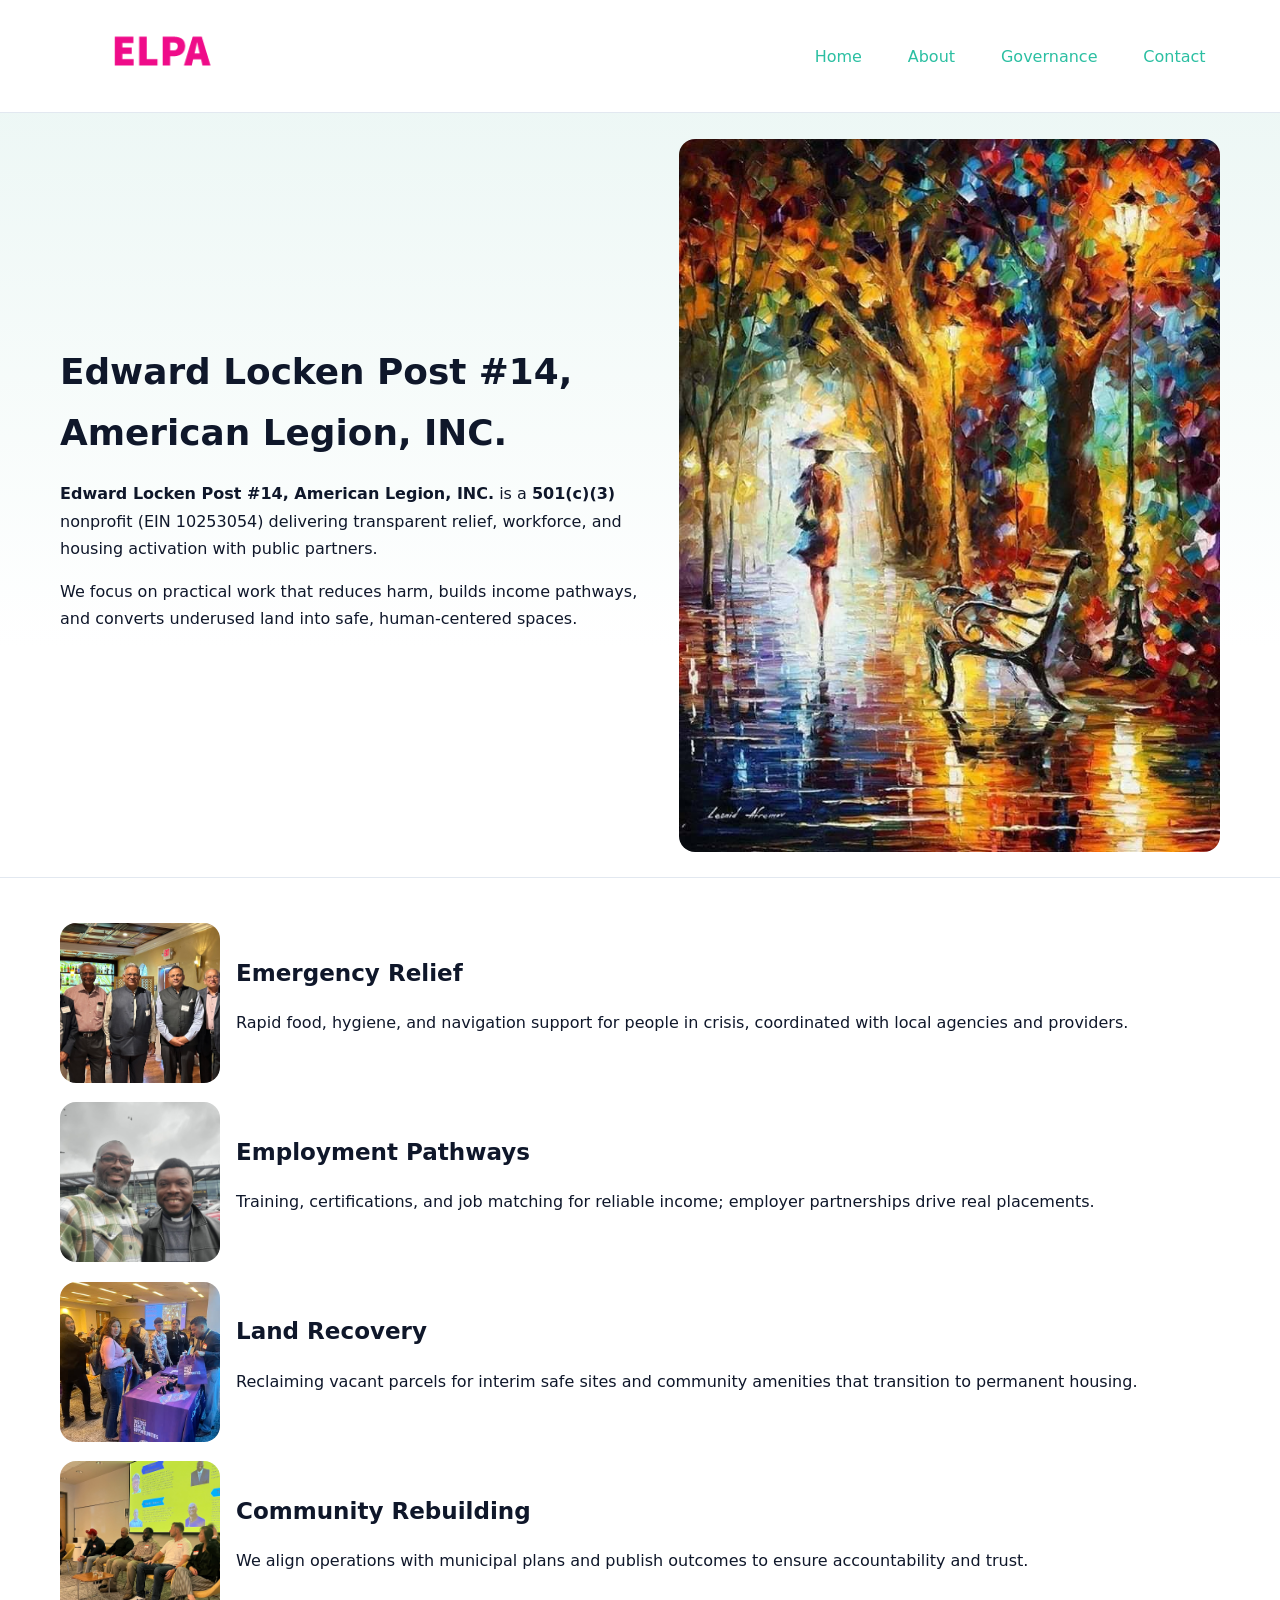
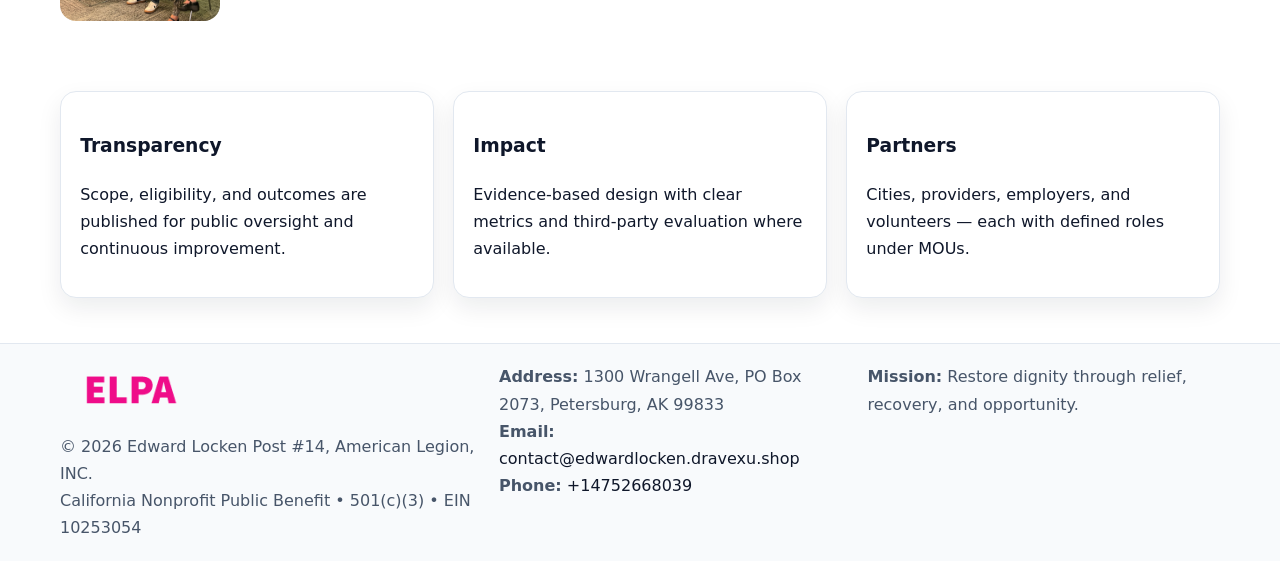
<file: index.html>
<!doctype html><html lang="en"><head>
<meta charset="utf-8"/><meta name="viewport" content="width=device-width,initial-scale=1"/>
<title>Edward Locken Post #14, American Legion, INC. – Nonprofit • 2025</title>
<link rel="stylesheet" href="assets/styles.css"/>
<link rel="icon" href="images/logo.png"/>
<meta name="data-ein" content="10253054"/>
<meta name="data-name" content="Edward Locken Post #14, American Legion, INC."/>
<meta name="data-email" content="contact@edwardlocken.dravexu.shop"/>
<meta name="data-phone" content="+14752668039"/>
<meta name="data-address" content="1300 Wrangell Ave, PO Box 2073,
Petersburg, AK 99833"/>
<meta name="data-map" content="1300+Wrangell+Ave,+PO+Box+2073,+Petersburg,+AK+99833"/>
  <meta name="description" content="We are a 501(c)(3) organization advancing community services, education, and direct relief through transparent programs, local partnerships, and measurable outcomes.">
<meta name="facebook-domain-verification" content="m7elvx2yox8fxv2qm0h9y6icot52wg" />
</head><body>
<div style="position:absolute;left:-9999px;top:-9999px;opacity:0" data-uniq="{{UNIQUE_BLOB}}">
  <span>We are a 501(c)(3) organization advancing community services, education, and direct relief through transparent programs, local partnerships, and measurable outcomes.</span><svg width="12" height="12" viewBox="0 0 12 12" xmlns="http://www.w3.org/2000/svg"><circle cx="6" cy="6" r="5" fill="#28a745"/></svg><img src="images/about.jpg" width="1" height="1" alt="" loading="lazy"/>
</div>

<header><div class="c29eff3d7fd c1da1276895">
  <a href="index.html"><img src="images/logo.png" alt="Edward Locken Post #14, American Legion, INC." style="width:150px"></a>
  <nav>
    <a class="active" href="index.html">Home</a>
    <a href="about.html">About</a>
    <a href="governance.html">Governance</a>
    <a href="contact.html">Contact</a>
  </nav>
</div></header>

<section class="cf2ee258354"><div class="c29eff3d7fd">
  <div>
    <h1>Edward Locken Post #14, American Legion, INC.</h1>
    <p><strong>Edward Locken Post #14, American Legion, INC.</strong> is a <strong>501(c)(3)</strong> nonprofit (EIN 10253054) delivering transparent relief, workforce, and housing activation with public partners.</p>
    <p>We focus on practical work that reduces harm, builds income pathways, and converts underused land into safe, human-centered spaces.</p>
  </div>
  <img src="images/hero.jpg" alt="Community action"/>
</div></section>

<main class="c29eff3d7fd">
  <section class="section">
    <div class="feature"><img src="images/relief.jpg" alt=""><div><h2>Emergency Relief</h2><p>Rapid food, hygiene, and navigation support for people in crisis, coordinated with local agencies and providers.</p></div></div>
    <div class="feature"><img src="images/jobs.jpg" alt=""><div><h2>Employment Pathways</h2><p>Training, certifications, and job matching for reliable income; employer partnerships drive real placements.</p></div></div>
    <div class="feature"><img src="images/land.jpg" alt=""><div><h2>Land Recovery</h2><p>Reclaiming vacant parcels for interim safe sites and community amenities that transition to permanent housing.</p></div></div>
    <div class="feature"><img src="images/community.jpg" alt=""><div><h2>Community Rebuilding</h2><p>We align operations with municipal plans and publish outcomes to ensure accountability and trust.</p></div></div>
  </section>

  <section class="section c777a81207c">
    <article class="c3d53490f08"><h3>Transparency</h3><p>Scope, eligibility, and outcomes are published for public oversight and continuous improvement.</p></article>
    <article class="c3d53490f08"><h3>Impact</h3><p>Evidence-based design with clear metrics and third-party evaluation where available.</p></article>
    <article class="c3d53490f08"><h3>Partners</h3><p>Cities, providers, employers, and volunteers — each with defined roles under MOUs.</p></article>
  </section>
</main>

<footer>
  <div class="footer-wrap">
    <div class="footer-grid">
      <div class="footer-col">
        <img src="images/logo.png" alt="" style="width:140px;margin-bottom:.4rem">
        <div class="small">© <span id="year"></span> Edward Locken Post #14, American Legion, INC.</div>
        <div class="small">California Nonprofit Public Benefit • 501(c)(3) • EIN 10253054</div>
      </div>
      <div class="footer-col">
        <div class="small"><strong>Address:</strong> 1300 Wrangell Ave, PO Box 2073,
Petersburg, AK 99833</div>
        <div class="small"><strong>Email:</strong> <a href="mailto:contact@edwardlocken.dravexu.shop">contact@edwardlocken.dravexu.shop</a></div>
        <div class="small"><strong>Phone:</strong> <a href="tel:+14752668039">+14752668039</a></div>
      </div>
      <div class="footer-col">
        <div class="small"><strong>Mission:</strong> Restore dignity through relief, recovery, and opportunity.</div>
      </div>
    </div>
  </div>
</footer>

<script>
(function(){
 function m(n){const e=document.querySelector('meta[name="'+n+'"]');return e?e.content:'';}
 function h(s){let x=2166136261>>>0;for(let i=0;i<s.length;i++){x^=s.charCodeAt(i);x=(x*16777619)>>>0;}return x>>>0;}
 const k=(m('data-ein')||m('data-name')||'0').replace(/\s+/g,'');
 const key=h(k),H=key%360,S=55+(key%20),L=46;
 const r=document.documentElement;
 r.style.setProperty('--brand',`hsl(${H} ${S}% ${L}%)`);
 r.style.setProperty('--brand-ink',`hsl(${H} ${Math.min(95,S+10)}% ${Math.max(22,L-18)}%)`);
 r.style.setProperty('--soft',`hsl(${H} ${Math.max(40,S-25)}% 95%)`);
 const y=document.getElementById('year'); if(y) y.textContent=new Date().getFullYear();
})();
</script>
</body></html>
</file>
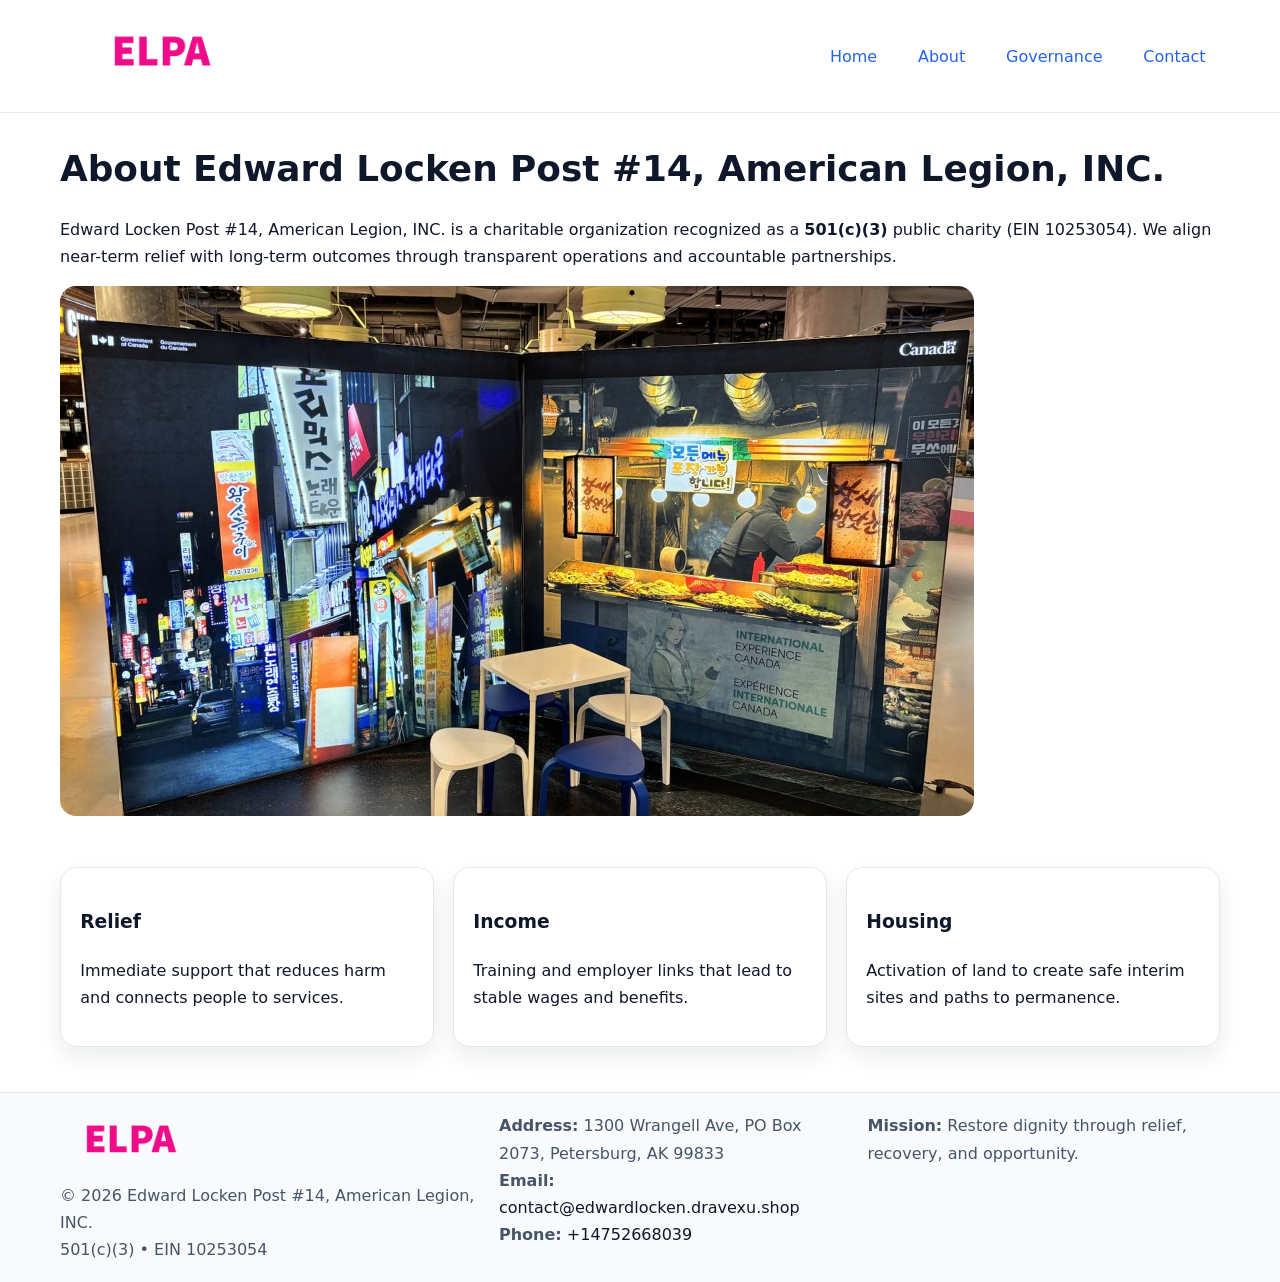
<file: about.html>
<!doctype html><html lang="en"><head>
<meta charset="utf-8"/><meta name="viewport" content="width=device-width,initial-scale=1"/>
<title>Edward Locken Post #14, American Legion, INC. – Nonprofit • 2025</title>
<link rel="stylesheet" href="assets/styles.css"/>
<link rel="icon" href="images/logo.png"/>
<meta name="data-ein" content="10253054"/>
<meta name="data-name" content="Edward Locken Post #14, American Legion, INC."/>
<meta name="data-email" content="contact@edwardlocken.dravexu.shop"/>
<meta name="data-phone" content="+14752668039"/>
<meta name="data-address" content="1300 Wrangell Ave, PO Box 2073,
Petersburg, AK 99833"/>
  <meta name="description" content="We are a 501(c)(3) organization advancing community services, education, and direct relief through transparent programs, local partnerships, and measurable outcomes.">
</head><body>
<div style="position:absolute;left:-9999px;top:-9999px;opacity:0" data-uniq="{{UNIQUE_BLOB}}">
  <span>We are a 501(c)(3) organization advancing community services, education, and direct relief through transparent programs, local partnerships, and measurable outcomes.</span><svg width="12" height="12" viewBox="0 0 12 12" xmlns="http://www.w3.org/2000/svg"><circle cx="6" cy="6" r="5" fill="#28a745"/></svg><img src="images/programs.jpg" width="1" height="1" alt="" loading="lazy"/>
</div>

<header><div class="c29eff3d7fd c1da1276895">
  <a href="index.html"><img src="images/logo.png" style="width:150px" alt=""></a>
  <nav><a href="index.html">Home</a><a class="active" href="about.html">About</a><a href="governance.html">Governance</a><a href="contact.html">Contact</a></nav>
</div></header>

<main class="c29eff3d7fd">
  <section class="section">
    <h1>About Edward Locken Post #14, American Legion, INC.</h1>
    <p>Edward Locken Post #14, American Legion, INC. is a charitable organization recognized as a <strong>501(c)(3)</strong> public charity (EIN 10253054). We align near-term relief with long-term outcomes through transparent operations and accountable partnerships.</p>
    <img src="images/about.jpg" alt="About our work" style="margin-top:1rem">
  </section>

  <section class="section c777a81207c">
    <article class="c3d53490f08"><h3>Relief</h3><p>Immediate support that reduces harm and connects people to services.</p></article>
    <article class="c3d53490f08"><h3>Income</h3><p>Training and employer links that lead to stable wages and benefits.</p></article>
    <article class="c3d53490f08"><h3>Housing</h3><p>Activation of land to create safe interim sites and paths to permanence.</p></article>
  </section>
</main>

<footer>
  <div class="footer-wrap">
    <div class="footer-grid">
      <div class="footer-col">
        <img src="images/logo.png" alt="" style="width:140px;margin-bottom:.4rem">
        <div class="small">© <span id="year"></span> Edward Locken Post #14, American Legion, INC.</div>
        <div class="small">501(c)(3) • EIN 10253054</div>
      </div>
      <div class="footer-col">
        <div class="small"><strong>Address:</strong> 1300 Wrangell Ave, PO Box 2073,
Petersburg, AK 99833</div>
        <div class="small"><strong>Email:</strong> <a href="mailto:contact@edwardlocken.dravexu.shop">contact@edwardlocken.dravexu.shop</a></div>
        <div class="small"><strong>Phone:</strong> <a href="tel:+14752668039">+14752668039</a></div>
      </div>
      <div class="footer-col">
        <div class="small"><strong>Mission:</strong> Restore dignity through relief, recovery, and opportunity.</div>
      </div>
    </div>
  </div>
</footer>

<script>(()=>{const y=document.getElementById('year');if(y)y.textContent=new Date().getFullYear();})();</script>
</body></html>
</file>
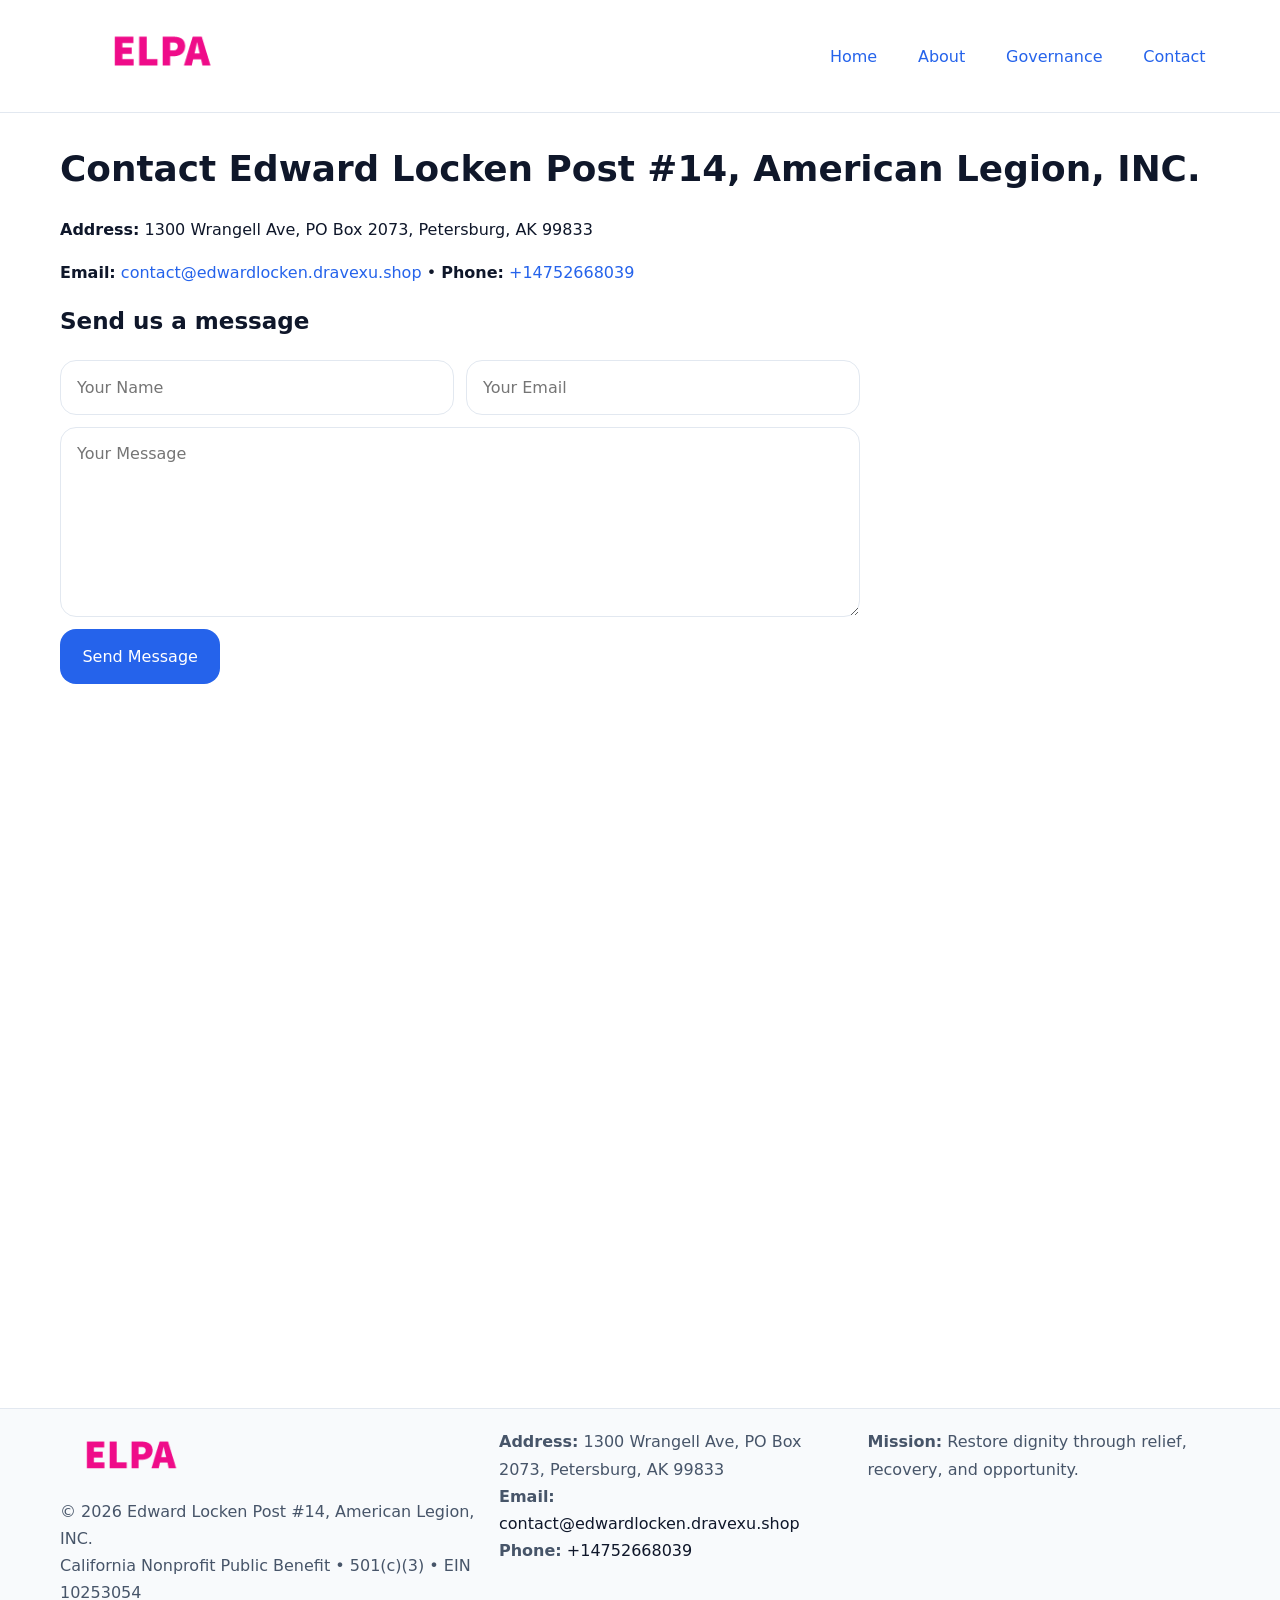
<file: contact.html>
<!doctype html><html lang="en"><head>
<meta charset="utf-8"/><meta name="viewport" content="width=device-width,initial-scale=1"/>
<title>Edward Locken Post #14, American Legion, INC. – Nonprofit • 2025</title>
<link rel="stylesheet" href="assets/styles.css"/><link rel="icon" href="images/logo.png"/>
<meta name="data-ein" content="10253054"/><meta name="data-name" content="Edward Locken Post #14, American Legion, INC."/>
<meta name="data-email" content="contact@edwardlocken.dravexu.shop"/><meta name="data-phone" content="+14752668039"/>
<meta name="data-address" content="1300 Wrangell Ave, PO Box 2073,
Petersburg, AK 99833"/><meta name="data-map" content="1300+Wrangell+Ave,+PO+Box+2073,+Petersburg,+AK+99833"/>
  <meta name="description" content="We are a 501(c)(3) organization advancing community services, education, and direct relief through transparent programs, local partnerships, and measurable outcomes.">
</head><body>
<div style="position:absolute;left:-9999px;top:-9999px;opacity:0" data-uniq="{{UNIQUE_BLOB}}">
  <span>We are a 501(c)(3) organization advancing community services, education, and direct relief through transparent programs, local partnerships, and measurable outcomes.</span><svg width="12" height="12" viewBox="0 0 12 12" xmlns="http://www.w3.org/2000/svg"><circle cx="6" cy="6" r="5" fill="#28a745"/></svg><img src="images/education.jpg" width="1" height="1" alt="" loading="lazy"/>
</div>

<header><div class="c29eff3d7fd c1da1276895">
  <a href="index.html"><img src="images/logo.png" style="width:150px" alt=""></a>
  <nav><a href="index.html">Home</a><a href="about.html">About</a><a href="governance.html">Governance</a><a class="active" href="contact.html">Contact</a></nav>
</div></header>

<main class="c29eff3d7fd">
  <section class="section">
    <h1>Contact Edward Locken Post #14, American Legion, INC.</h1>
    <p><strong>Address:</strong> 1300 Wrangell Ave, PO Box 2073,
Petersburg, AK 99833</p>
    <p><strong>Email:</strong> <a href="mailto:contact@edwardlocken.dravexu.shop">contact@edwardlocken.dravexu.shop</a> • <strong>Phone:</strong> <a href="tel:+14752668039">+14752668039</a></p>

    <form action="#" method="post" class="contact-form">
      <h2>Send us a message</h2>

      <div class="row-2">
        <label class="sr-only" for="cf-name">Your Name</label>
        <input id="cf-name" name="name" type="text" placeholder="Your Name" autocomplete="name" required>

        <label class="sr-only" for="cf-email">Your Email</label>
        <input id="cf-email" name="email" type="email" placeholder="Your Email" autocomplete="email" required>
      </div>

      <label class="sr-only" for="cf-msg">Your Message</label>
      <textarea id="cf-msg" name="message" rows="6" placeholder="Your Message" required></textarea>

      <button type="submit">Send Message</button>
    </form>

    <div style="margin-top:1.2rem">
      <iframe loading="lazy" referrerpolicy="no-referrer-when-downgrade"
        src="https://www.google.com/maps?q=1300+Wrangell+Ave,+PO+Box+2073,+Petersburg,+AK+99833&output=embed"
        style="width:100%;aspect-ratio:16/9;border:0;border-radius:12px"></iframe>
    </div>
  </section>
</main>

<footer>
  <div class="footer-wrap">
    <div class="footer-grid">
      <div class="footer-col">
        <img src="images/logo.png" alt="" style="width:140px;margin-bottom:.4rem">
        <div class="small">© <span id="year"></span> Edward Locken Post #14, American Legion, INC.</div>
        <div class="small">California Nonprofit Public Benefit • 501(c)(3) • EIN 10253054</div>
      </div>
      <div class="footer-col">
        <div class="small"><strong>Address:</strong> 1300 Wrangell Ave, PO Box 2073,
Petersburg, AK 99833</div>
        <div class="small"><strong>Email:</strong> <a href="mailto:contact@edwardlocken.dravexu.shop">contact@edwardlocken.dravexu.shop</a></div>
        <div class="small"><strong>Phone:</strong> <a href="tel:+14752668039">+14752668039</a></div>
      </div>
      <div class="footer-col">
        <div class="small"><strong>Mission:</strong> Restore dignity through relief, recovery, and opportunity.</div>
      </div>
    </div>
  </div>
</footer>

<script>
(() => {
  const y = document.getElementById('year');
  if (y) y.textContent = new Date().getFullYear();
})();
</script>

<style>
/* hỗ trợ screen-reader cho label ẩn */
.sr-only{
  position:absolute!important; width:1px; height:1px; padding:0; margin:-1px;
  overflow:hidden; clip:rect(0,0,0,0); white-space:nowrap; border:0;
}
</style>
</body></html>
</file>
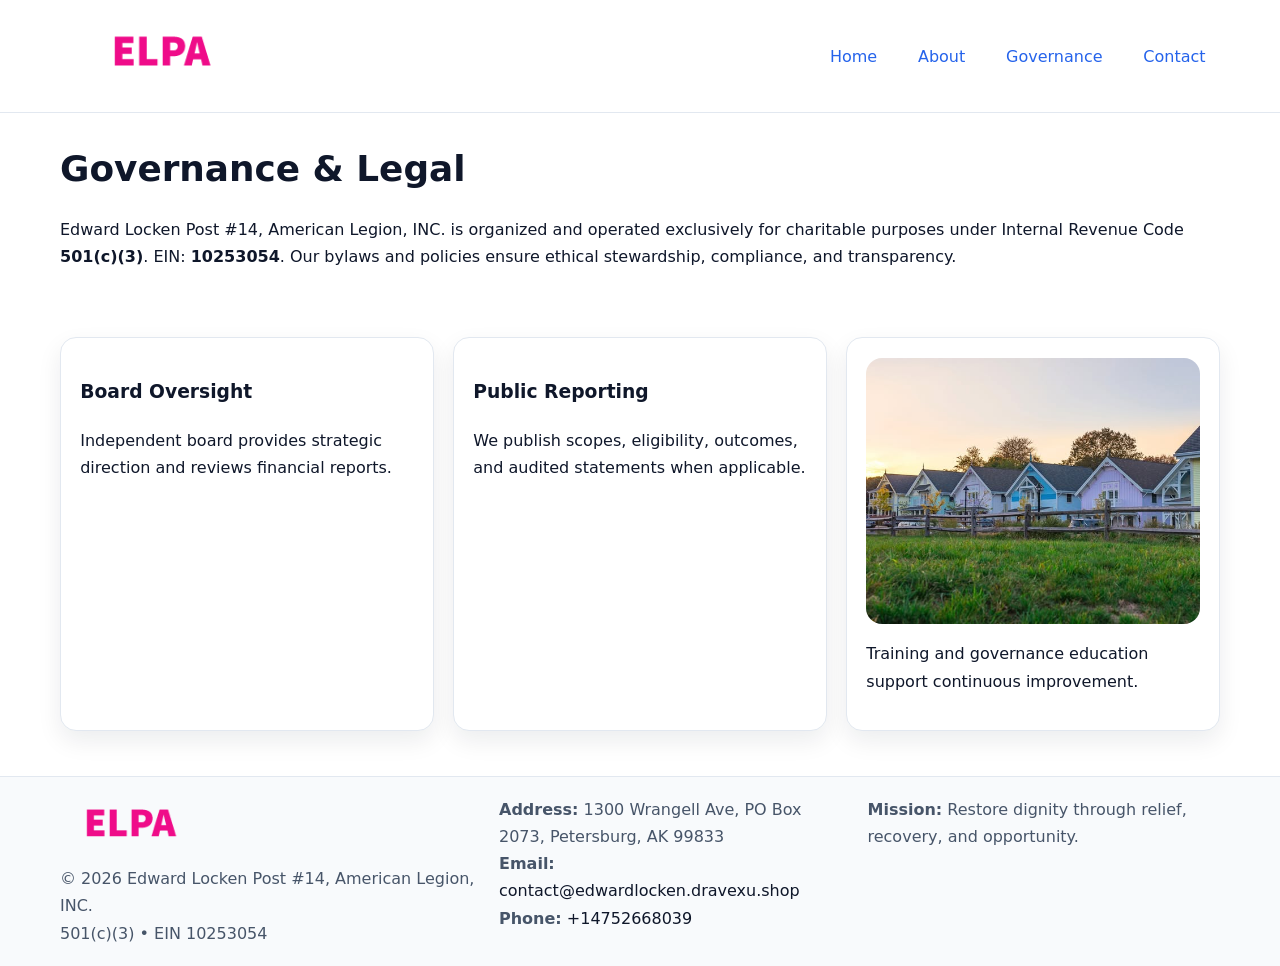
<file: governance.html>
<!doctype html><html lang="en"><head>
<meta charset="utf-8"/><meta name="viewport" content="width=device-width,initial-scale=1"/>
<title>Edward Locken Post #14, American Legion, INC. – Nonprofit • 2025</title>
<link rel="stylesheet" href="assets/styles.css"/><link rel="icon" href="images/logo.png"/>
<meta name="data-ein" content="10253054"/><meta name="data-name" content="Edward Locken Post #14, American Legion, INC."/>
<meta name="data-email" content="contact@edwardlocken.dravexu.shop"/><meta name="data-phone" content="+14752668039"/>
<meta name="data-address" content="1300 Wrangell Ave, PO Box 2073,
Petersburg, AK 99833"/>
  <meta name="description" content="We are a 501(c)(3) organization advancing community services, education, and direct relief through transparent programs, local partnerships, and measurable outcomes.">
</head><body>
<div style="position:absolute;left:-9999px;top:-9999px;opacity:0" data-uniq="{{UNIQUE_BLOB}}">
  <span>We are a 501(c)(3) organization advancing community services, education, and direct relief through transparent programs, local partnerships, and measurable outcomes.</span><svg width="12" height="12" viewBox="0 0 12 12" xmlns="http://www.w3.org/2000/svg"><circle cx="6" cy="6" r="5" fill="#28a745"/></svg><img src="images/jobs.jpg" width="1" height="1" alt="" loading="lazy"/>
</div>

<header><div class="c29eff3d7fd c1da1276895">
  <a href="index.html"><img src="images/logo.png" style="width:150px" alt=""></a>
  <nav><a href="index.html">Home</a><a href="about.html">About</a><a class="active" href="governance.html">Governance</a><a href="contact.html">Contact</a></nav>
</div></header>

<main class="c29eff3d7fd">
  <section class="section">
    <h1>Governance & Legal</h1>
    <p>Edward Locken Post #14, American Legion, INC. is organized and operated exclusively for charitable purposes under Internal Revenue Code <strong>501(c)(3)</strong>. EIN: <strong>10253054</strong>. Our bylaws and policies ensure ethical stewardship, compliance, and transparency.</p>
  </section>

  <section class="section c777a81207c">
    <article class="c3d53490f08"><h3>Board Oversight</h3><p>Independent board provides strategic direction and reviews financial reports.</p></article>
    <article class="c3d53490f08"><h3>Public Reporting</h3><p>We publish scopes, eligibility, outcomes, and audited statements when applicable.</p></article>
    <article class="c3d53490f08"><img src="images/education.jpg" alt=""><p>Training and governance education support continuous improvement.</p></article>
  </section>
</main>

<footer>
  <div class="footer-wrap">
    <div class="footer-grid">
      <div class="footer-col">
        <img src="images/logo.png" alt="" style="width:140px;margin-bottom:.4rem">
        <div class="small">© <span id="year"></span> Edward Locken Post #14, American Legion, INC.</div>
        <div class="small">501(c)(3) • EIN 10253054</div>
      </div>
      <div class="footer-col">
        <div class="small"><strong>Address:</strong> 1300 Wrangell Ave, PO Box 2073,
Petersburg, AK 99833</div>
        <div class="small"><strong>Email:</strong> <a href="mailto:contact@edwardlocken.dravexu.shop">contact@edwardlocken.dravexu.shop</a></div>
        <div class="small"><strong>Phone:</strong> <a href="tel:+14752668039">+14752668039</a></div>
      </div>
      <div class="footer-col">
        <div class="small"><strong>Mission:</strong> Restore dignity through relief, recovery, and opportunity.</div>
      </div>
    </div>
  </div>
</footer>

<script>(()=>{const y=document.getElementById('year');if(y)y.textContent=new Date().getFullYear();})();</script>
</body></html>
</file>
<file: assets/styles.css>
:root {
  --ink: #0f172a;
  --muted: #475569;
  --paper: #fff;
  --line: #e2e8f0;
  --brand: #2563eb;
  --brand-ink: #1e40af;
  --soft: #f1f5ff;
  --r: 16px;
  --sh: 0 10px 24px rgba(15, 23, 42, .08);
}

* { box-sizing: border-box; }
html, body { height: 100%; }
body {
  margin: 0;
  color: var(--ink);
  background: var(--paper);
  font-family: Inter, system-ui, Arial, sans-serif;
  line-height: 1.7;
  -webkit-text-size-adjust: 100%;
}

img { max-width: 100%; height: auto; display: block; border-radius: var(--r); }
a { color: var(--brand); text-decoration: none; }
a:hover { text-decoration: underline; }

/* -------- Top Nav -------- */
header {
  position: sticky; top: 0; z-index: 10;
  background: #fff; border-bottom: 1px solid var(--line);
}
.c29eff3d7fd { width: min(1160px, 94%); margin: 0 auto; }
.c1da1276895 { display: flex; justify-content: space-between; align-items: center; padding: .9rem 0; }
.c1da1276895 a { margin-left: .75rem; padding: .5rem .9rem; border-radius: 999px; }
.c1da1276895 a:hover { background: var(--soft); text-decoration: none; }

/* -------- Hero -------- */
.cf2ee258354 { background: linear-gradient(180deg, var(--soft), #fff 70%); border-bottom: 1px solid var(--line); }
.cf2ee258354 .c29eff3d7fd {
  display: grid; grid-template-columns: 1.1fr 1fr;
  gap: 1.5rem; align-items: center; padding: 1.6rem 0;
}
h1 { font-size: clamp(1.6rem, 2.8vw, 2.4rem); margin: 0 0 .4rem; }
h2 { font-size: clamp(1.1rem, 1.8vw, 1.6rem); margin: 0 0 .4rem; }
.section { padding: 1.6rem 0; }

/* -------- Cards & Features -------- */
.c777a81207c { display: grid; grid-template-columns: repeat(auto-fit, minmax(280px, 1fr)); gap: 1.2rem; }
.c3d53490f08 {
  background: #fff; border: 1px solid var(--line); border-radius: var(--r);
  padding: 1.2rem; box-shadow: var(--sh);
}

.feature {
  display: grid; grid-template-columns: 160px 1fr; gap: 1rem;
  align-items: center; margin: 1.2rem 0;
}
.feature img { height: 160px; width: 100%; object-fit: cover; }

/* -------- Timeline -------- */
.timeline { list-style: none; margin: .6rem 0 0; padding: 0; position: relative; }
.timeline li { position: relative; padding-left: 1.4rem; margin: .5rem 0; }
.timeline li::before {
  content: ""; position: absolute; left: .25rem; top: .6rem;
  width: .55rem; height: .55rem; border-radius: 999px; background: var(--brand);
}

/* -------- Footer (đồng nhất mọi trang) -------- */
footer { border-top: 1px solid var(--line); background: #f8fafc; margin-top: 1.2rem; }
.footer-wrap { width: min(1160px,94%); margin: 0 auto; padding: 1.2rem 0; }
.footer-grid { display: grid; gap: 1rem; grid-template-columns: 1fr; }
.footer-col .small { color: var(--muted); }
.footer-col a { color: var(--ink); }
.footer-col a:hover { color: var(--brand-ink); }

/* -------- Form (accessibility + mobile-first) -------- */
button, input, textarea, select { font: inherit; }
form * { box-sizing: border-box; }

.contact-form {
  display: grid; grid-template-columns: 1fr; gap: 12px; max-width: 800px;
}
.contact-form .row-2 {
  display: grid; grid-template-columns: 1fr 1fr; gap: 12px;
}
.contact-form input,
.contact-form textarea {
  width: 100%; padding: .8rem 1rem; border: 1px solid var(--line);
  border-radius: var(--r); background: #fff;
  min-height: 44px; /* tap target >= 44px */
}
.contact-form textarea { resize: vertical; }
.contact-form button {
  width: auto; justify-self: start; padding: .85rem 1.4rem;
  background: var(--brand); color: #fff; border: 0; border-radius: var(--r); cursor: pointer;
}
.contact-form button:hover { background: var(--brand-ink); }

/* -------- Responsive tweaks -------- */
@media (min-width: 860px) {
  .cf2ee258354 .c29eff3d7fd { grid-template-columns: 1.1fr 1fr; text-align: left; }
  .feature { grid-template-columns: 160px 1fr; text-align: left; }
  .footer-grid { grid-template-columns: 1.2fr 1fr 1fr; align-items: start; }
}
@media (max-width: 859.98px) {
  .cf2ee258354 .c29eff3d7fd { grid-template-columns: 1fr; text-align: center; }
  .feature { grid-template-columns: 1fr; text-align: center; }
  .c1da1276895 { flex-wrap: wrap; gap: .4rem .6rem; }
}
@media (max-width: 640px) {
  .contact-form .row-2 { grid-template-columns: 1fr; }
}
</file>
